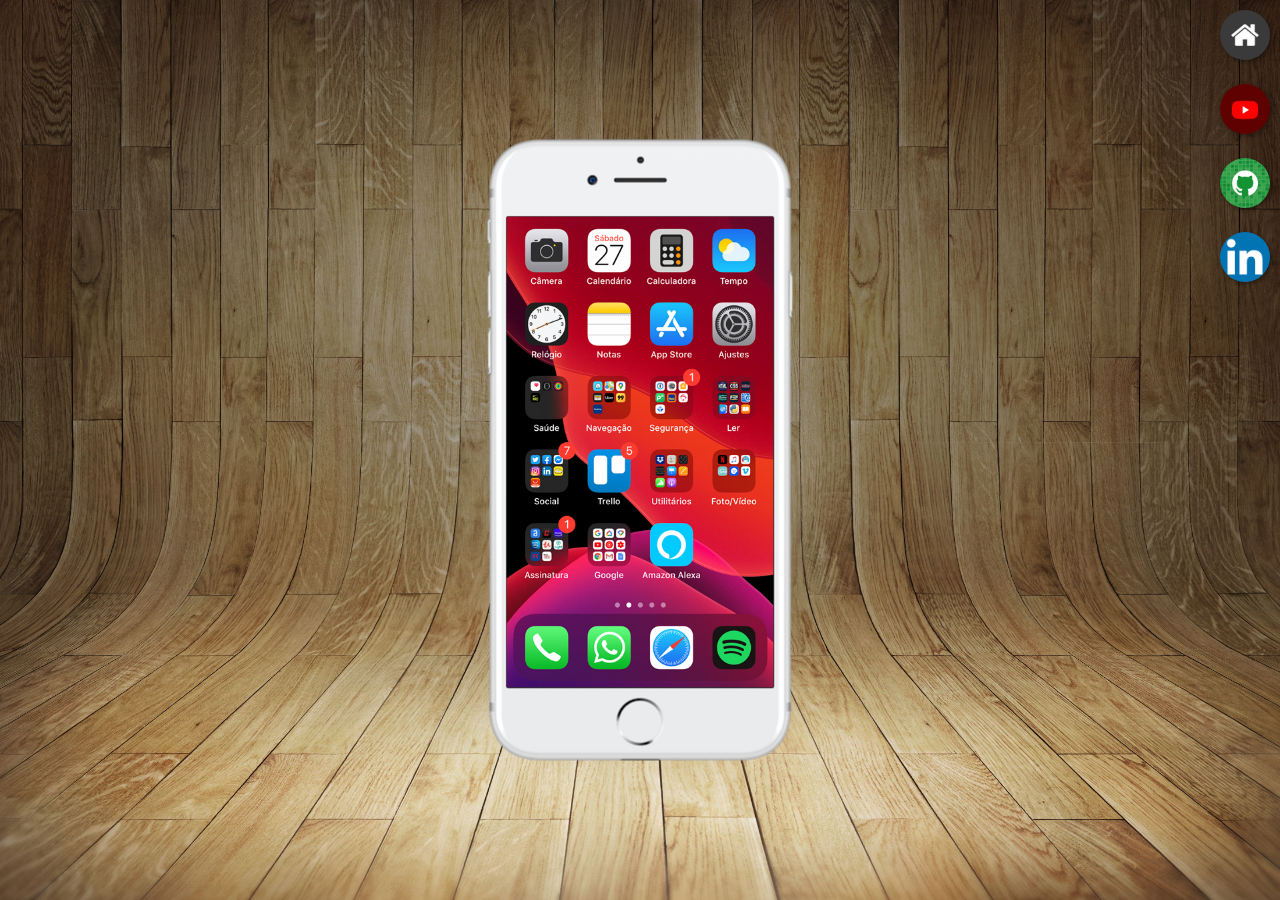
<file: index.html>
<!DOCTYPE html>
<html lang="pt-br">
<head>
    <meta charset="UTF-8">
    <meta http-equiv="X-UA-Compatible" content="IE=edge">
    <meta name="viewport" content="width=device-width, initial-scale=1.0">
    <link rel="shortcut icon" href="favicon.ico" type="image/x-icon">
    <link rel="stylesheet" href="estilo/style.css">
    <title>Projeto Redes Sociais</title>
</head>
<body>
    <main>
        <section id="telefone">
            <iframe src="home.html" name="tela" id="tela" frameborder="0"> Seu navegador não é compatível.</iframe>
        </section>
        <section id="redes-sociais">
            <a href="home.html"target='tela'><img src="imagens/logo-home.jpg" alt="Home"></a><br>
            <a href="youtube.html"target='tela'><img src="imagens/logo-youtube.jpg" alt="Youtube"></a><br>
            <a href="github.html"target='tela'><img src="imagens/logo-github.jpg" alt="Github"></a><br>
            <a href="linkedin.html"target='tela'><img src="imagens/logo-linkedin.jpg" alt="Linkedin"></a>
        </section>
    </main>
    
</body>
</html>
</file>
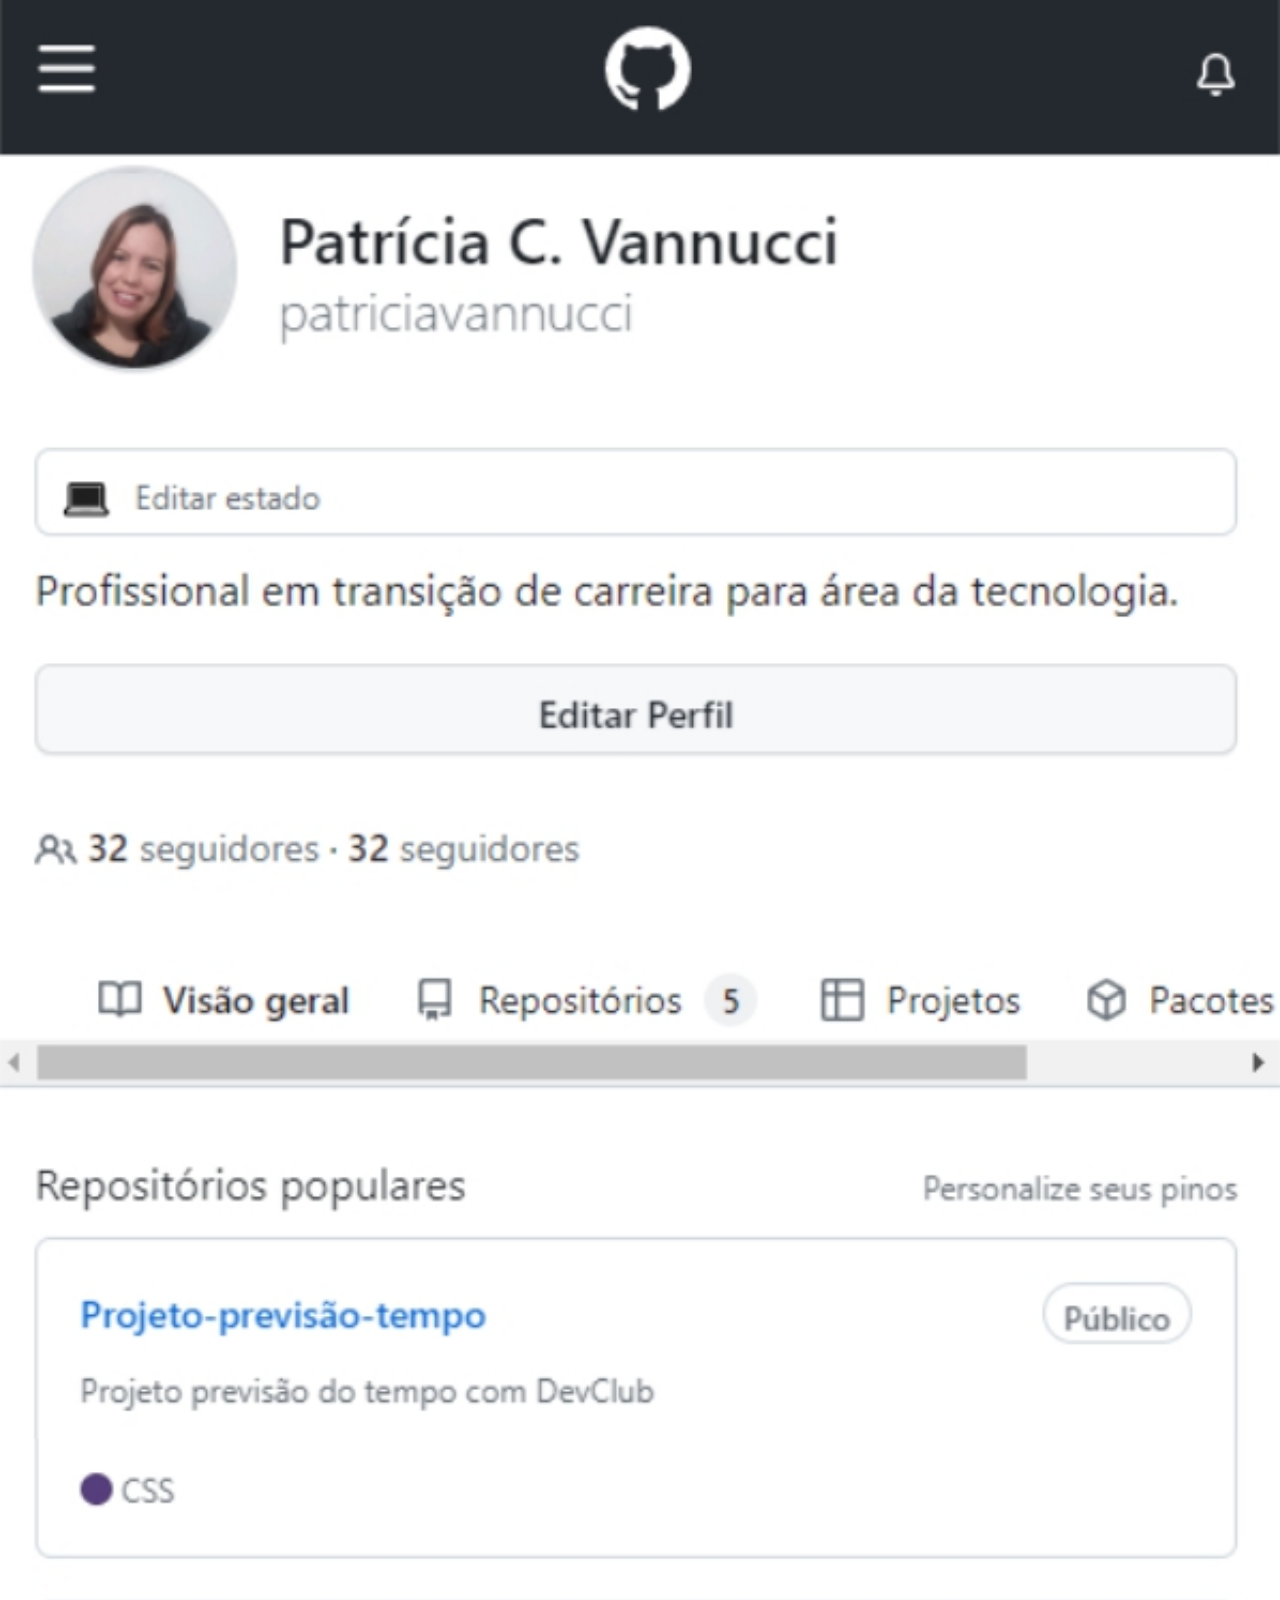
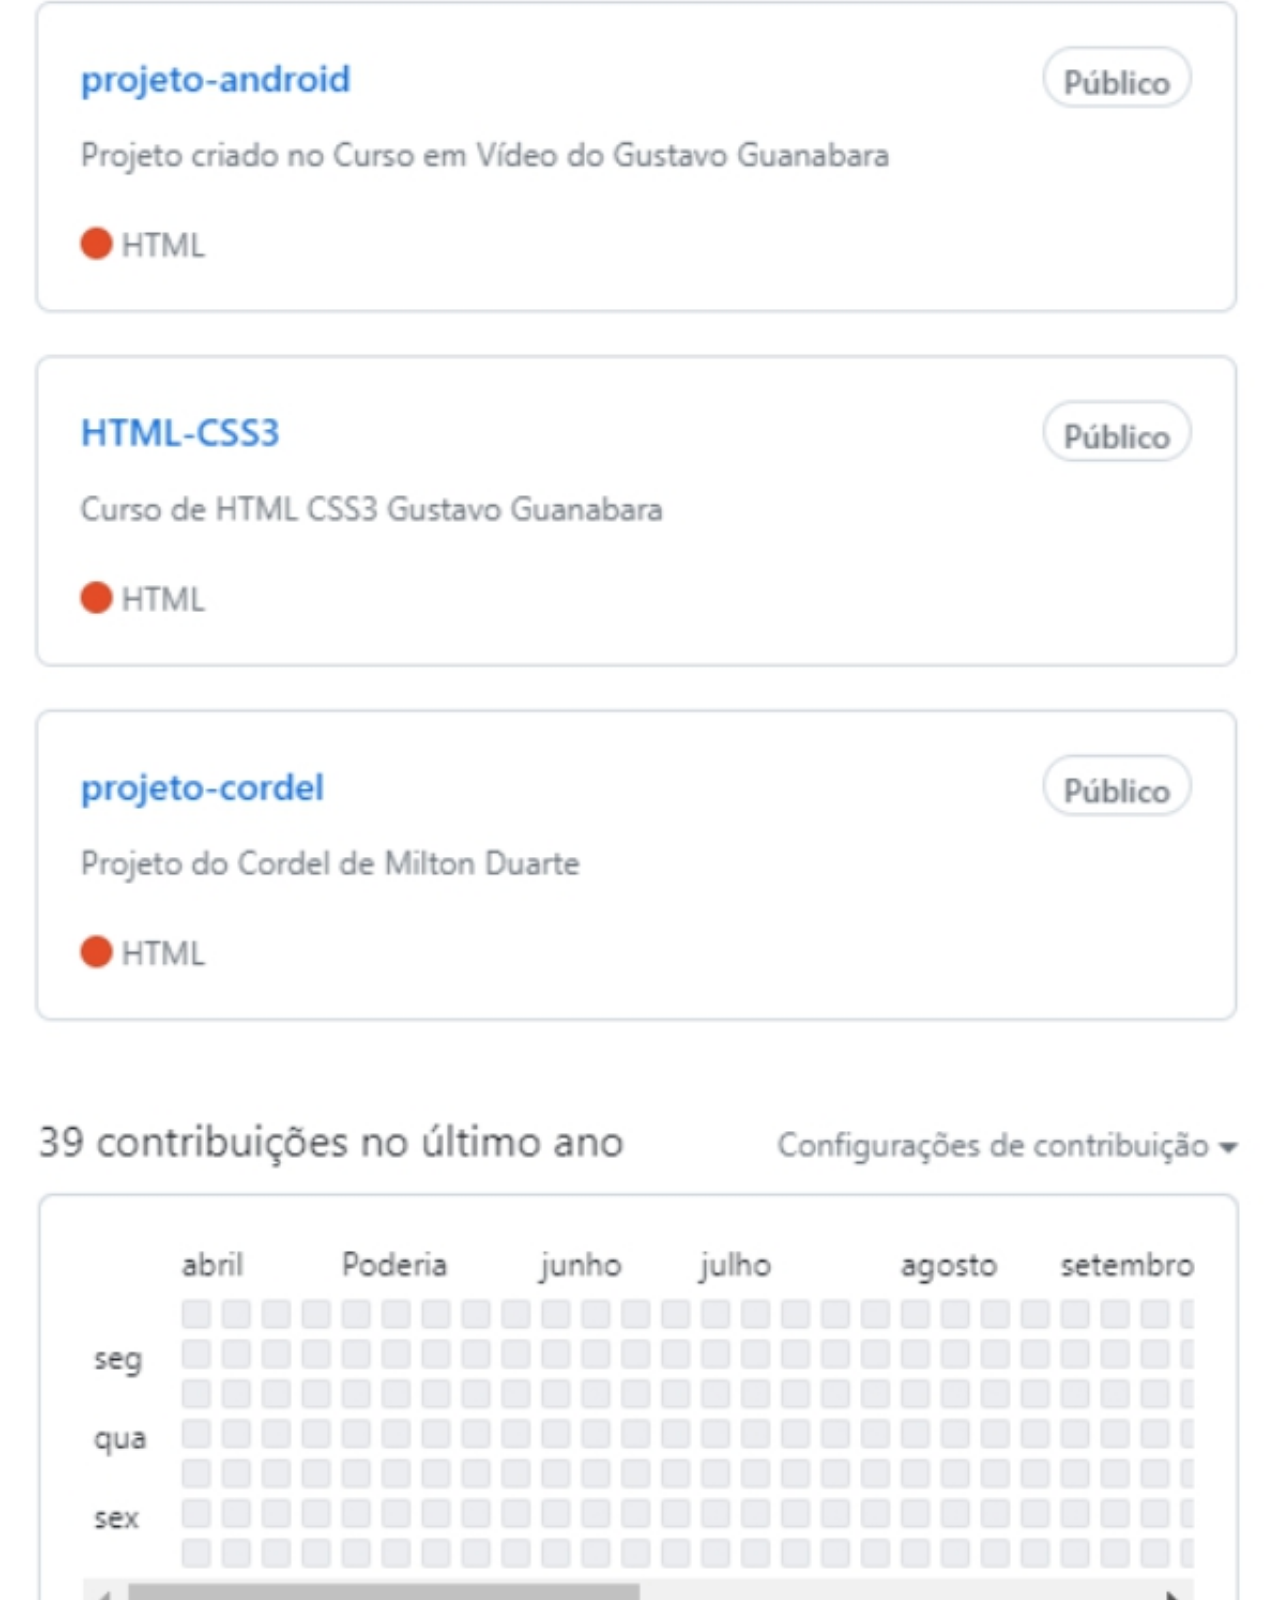
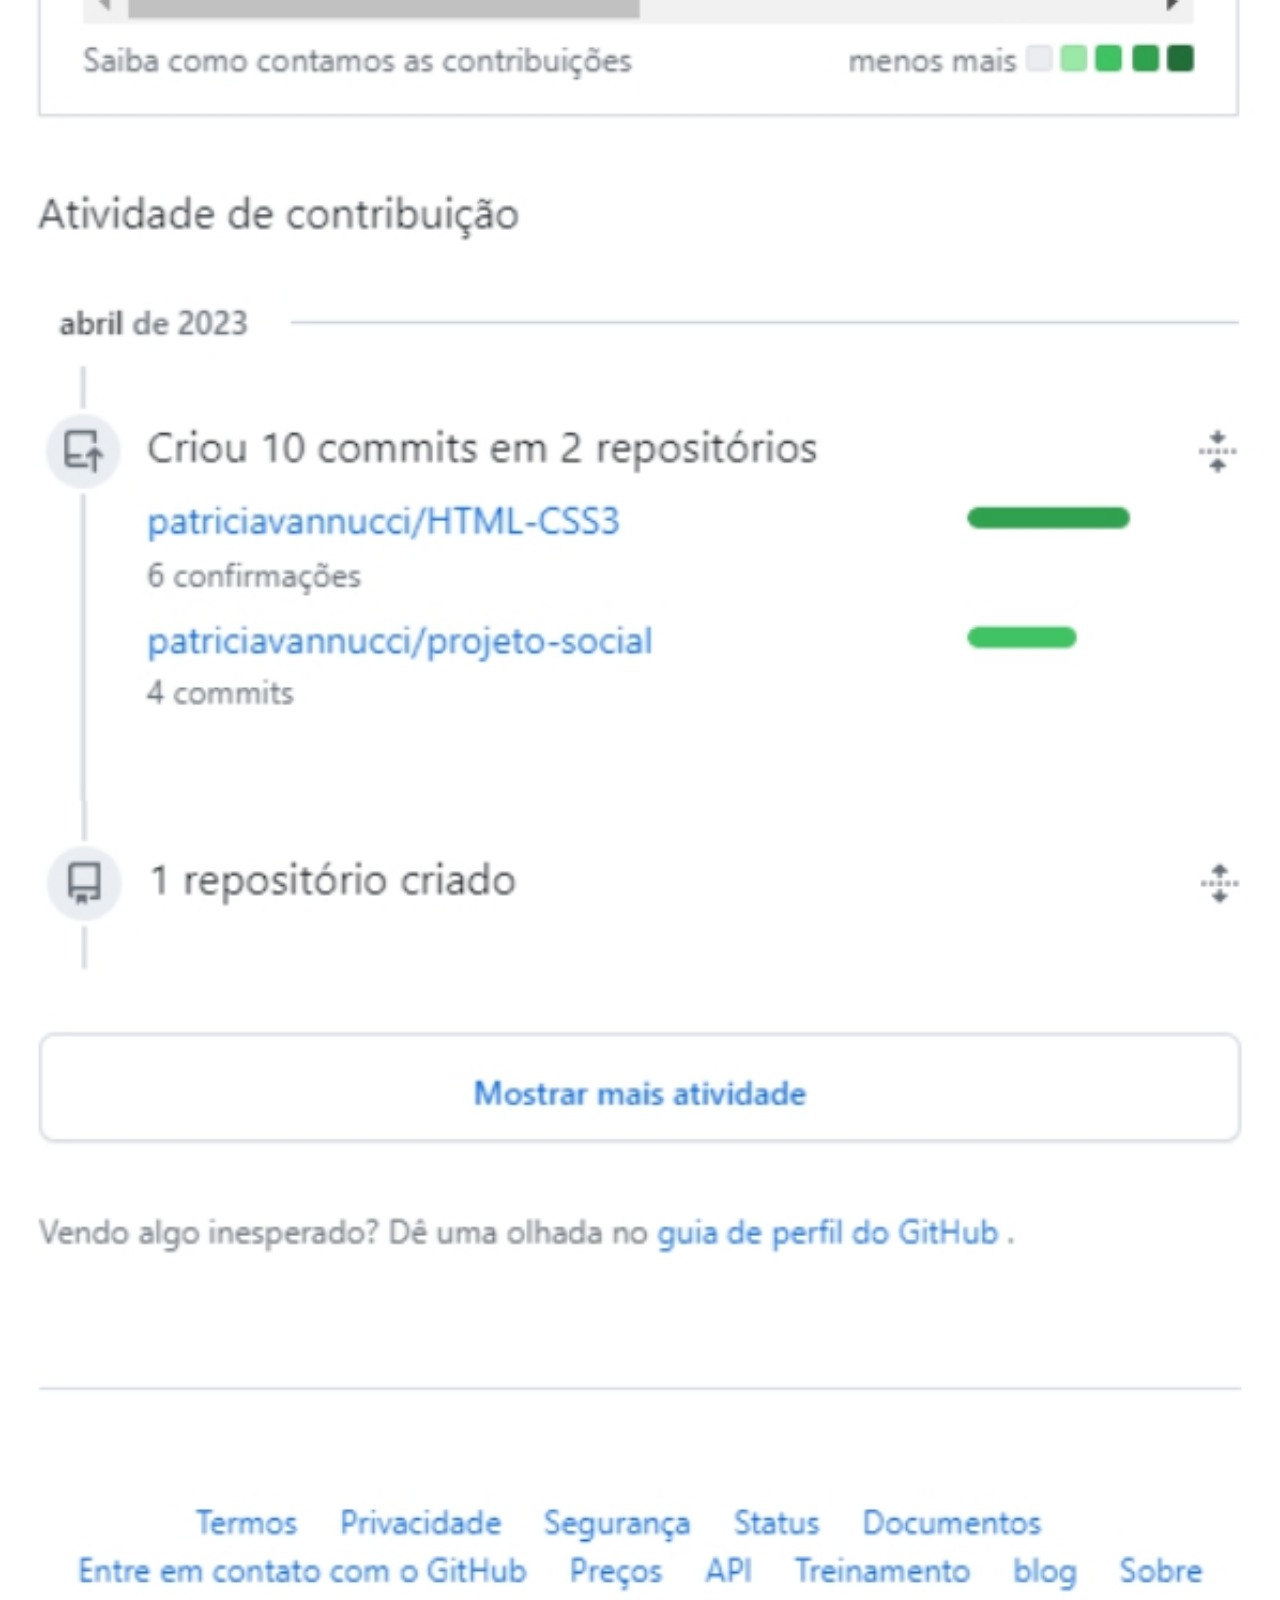
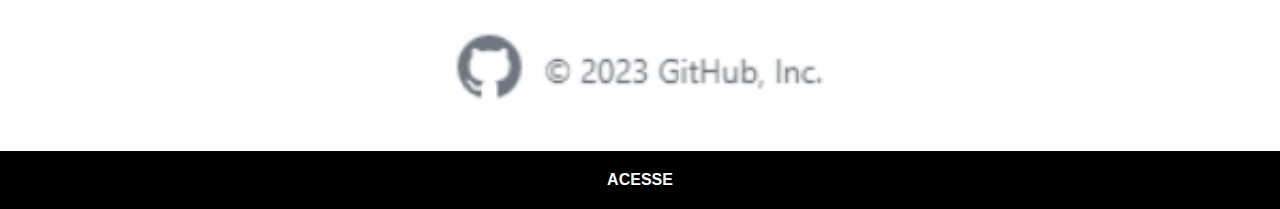
<file: github.html>
<!DOCTYPE html>
<html lang="pt-br">
<head>
    <meta charset="UTF-8">
    <meta http-equiv="X-UA-Compatible" content="IE=edge">
    <meta name="viewport" content="width=device-width, initial-scale=1.0">
    <title>Github</title>
    <link rel="stylesheet" href="estilo/social.css">
</head>
<body>
    <img src="imagens/tela-github.jpg" alt="Github">
    <a href="https://github.com/patriciavannucci" target="_blank">ACESSE</a>
    
</body>
</html>
</file>
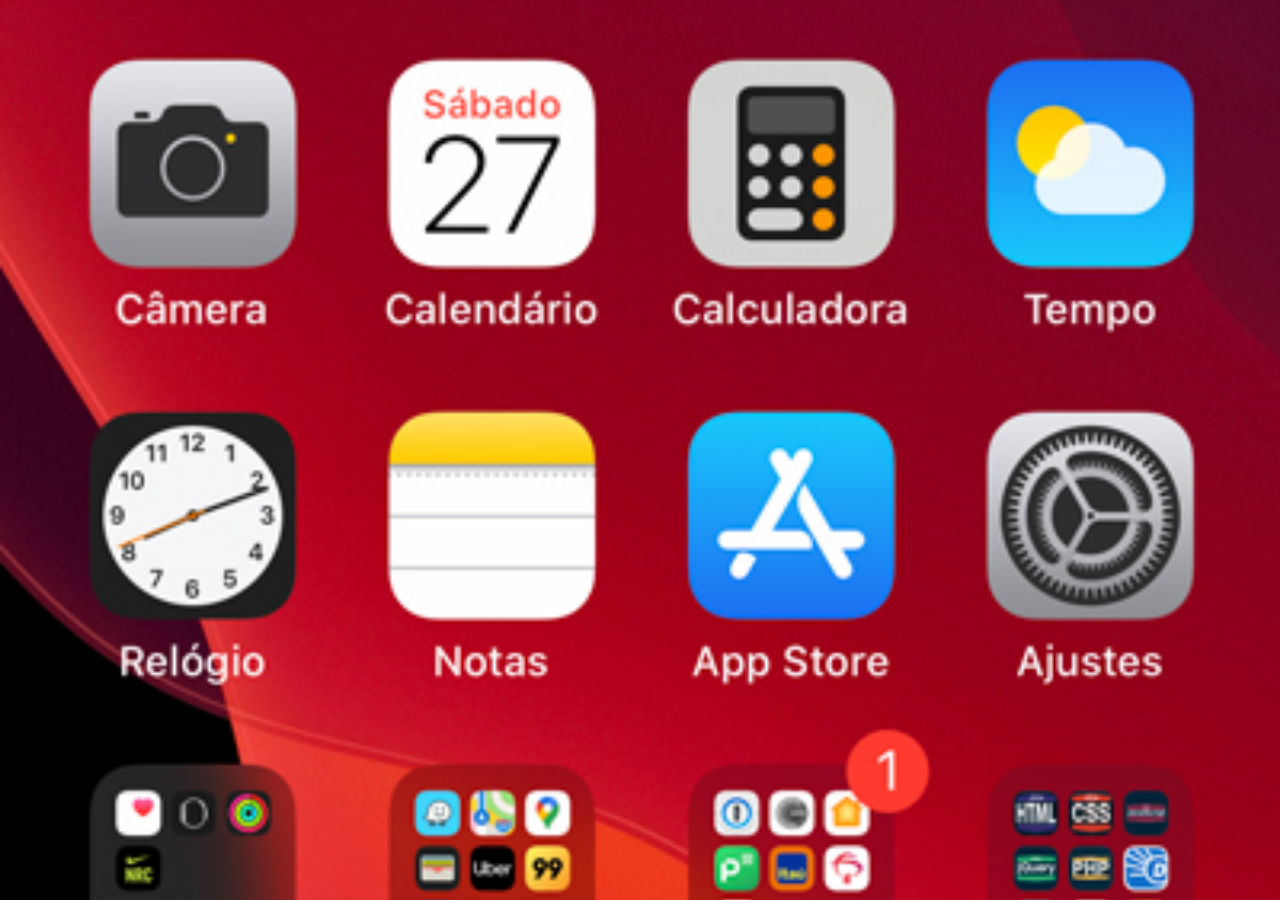
<file: home.html>
<!DOCTYPE html>
<html lang="pt-br">
<head>
    <meta charset="UTF-8">
    <meta http-equiv="X-UA-Compatible" content="IE=edge">
    <meta name="viewport" content="width=device-width, initial-scale=1.0">
    <title>Home</title>
</head>
<style>
    * {
        margin: 0px;
        padding:0px;
    }

    body {
        width: 100vw;
        height: 100vh;
        background: black url('imagens/tela-home.jpg')no-repeat top center;
        background-size: cover;
    }
</style>
<body>
    
</body>
</html>
</file>
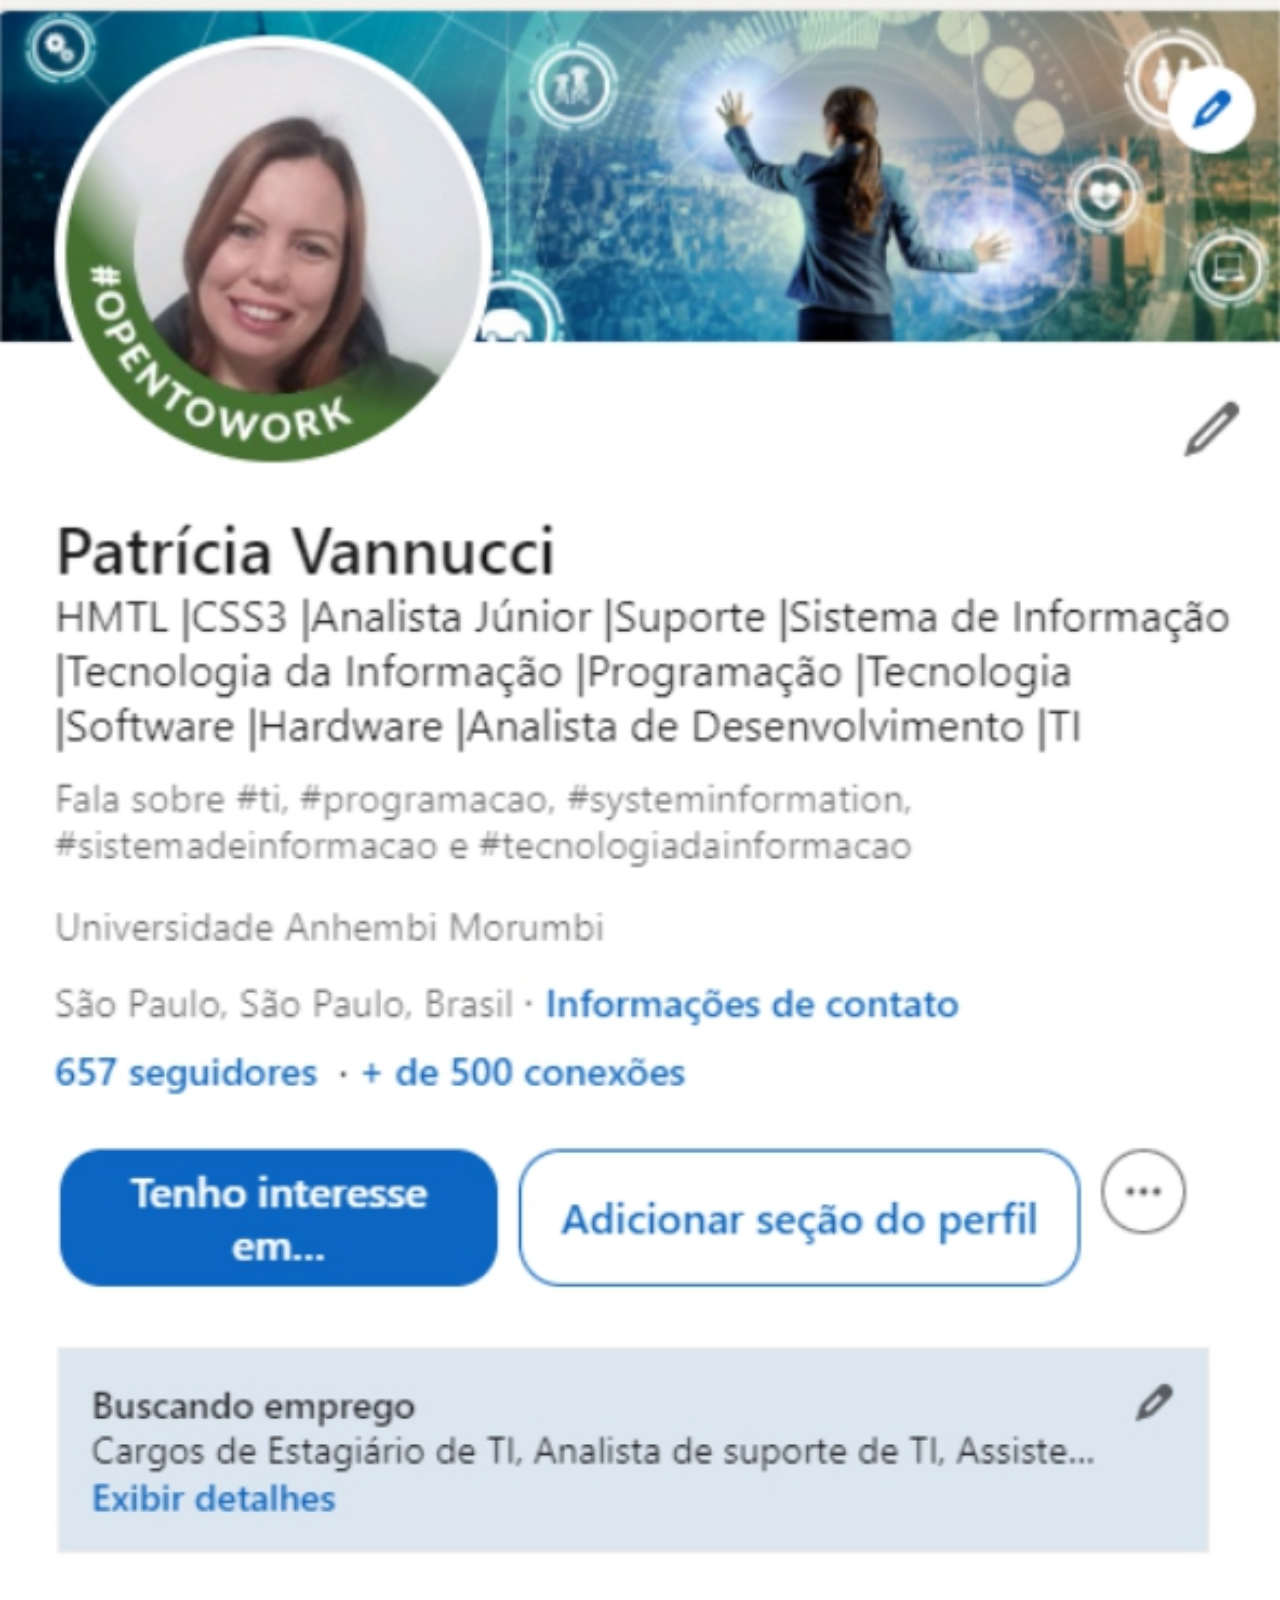
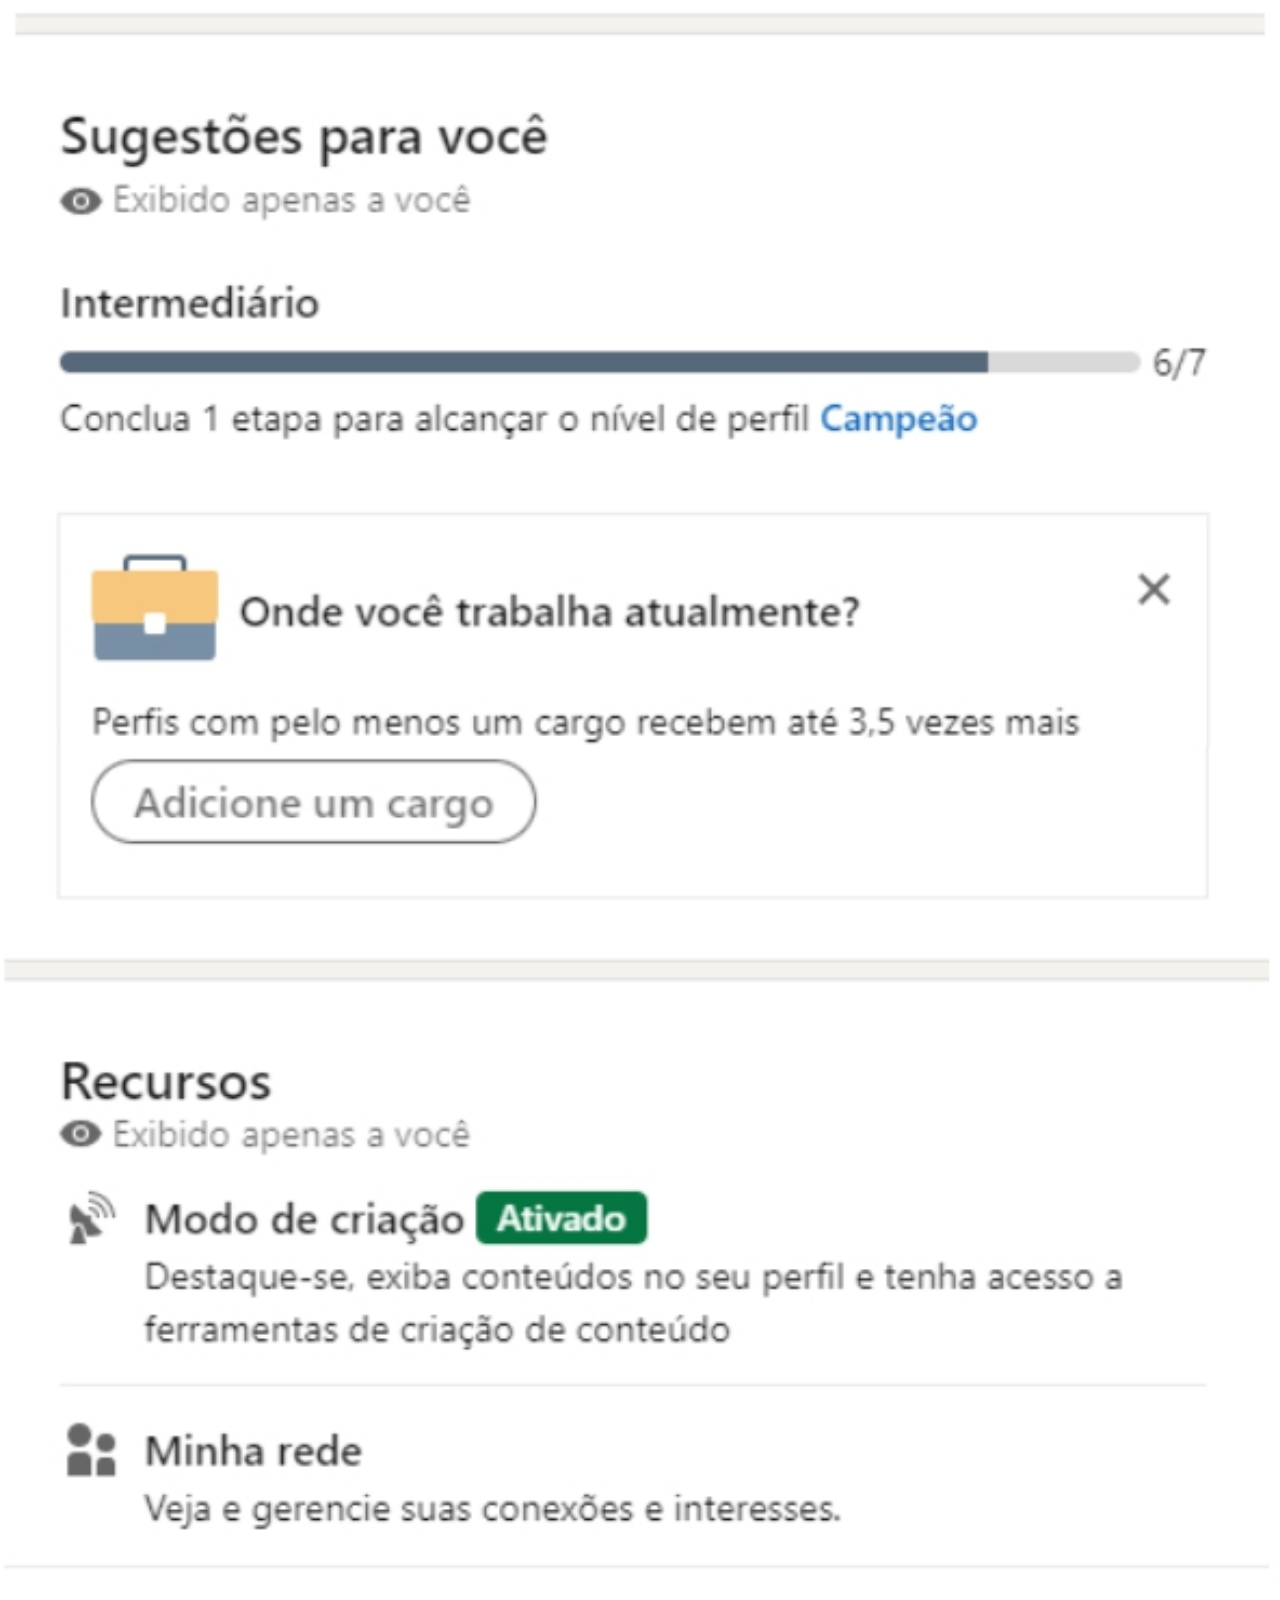
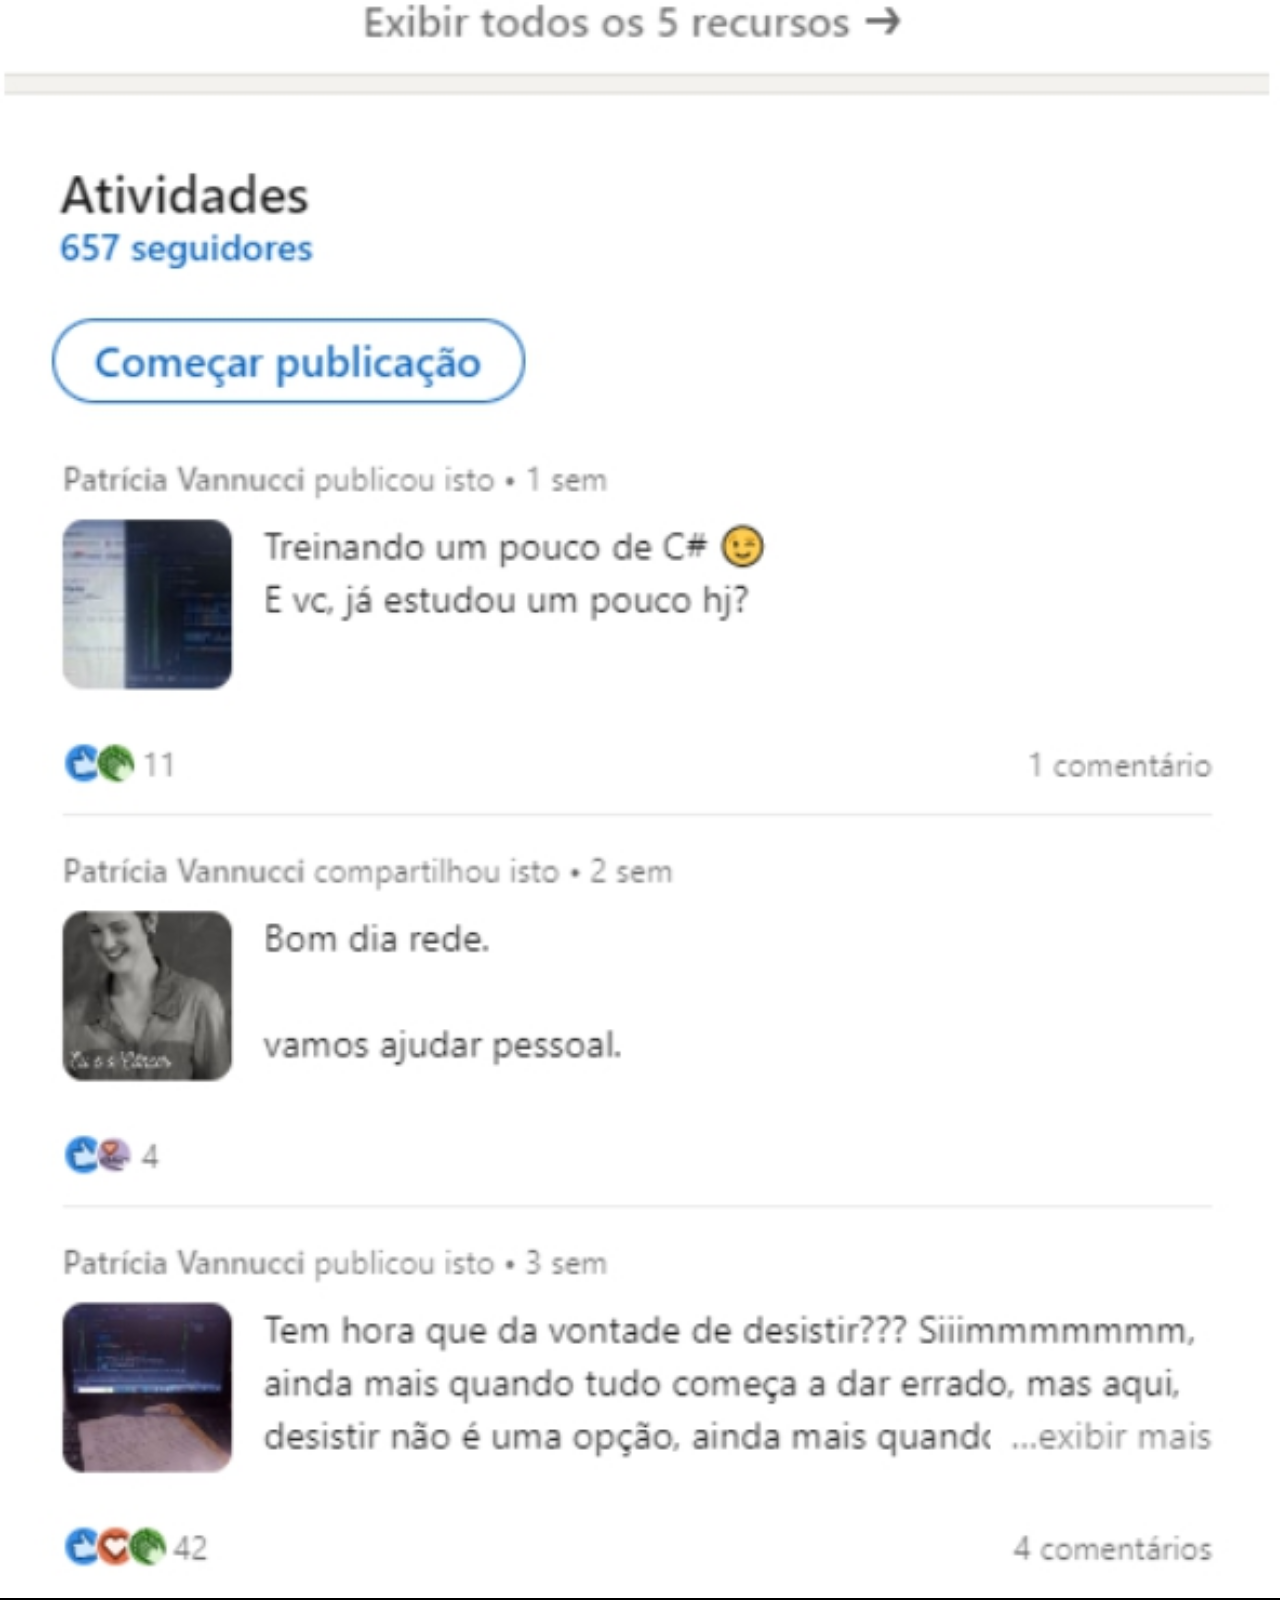
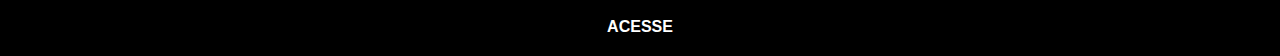
<file: linkedin.html>
<!DOCTYPE html>
<html lang="pt-br">
<head>
    <meta charset="UTF-8">
    <meta http-equiv="X-UA-Compatible" content="IE=edge">
    <meta name="viewport" content="width=device-width, initial-scale=1.0">
    <title>Linkedin</title>
    <link rel="stylesheet" href="estilo/social.css">
</head>
<body>
    <img src="imagens/tela-linkedin.jpg" alt="Linkedin">
    <a href="https://www.linkedin.com/in/patr%C3%ADcia-vannucci/" target="_blank">ACESSE</a>
    
</body>
</html>
</file>
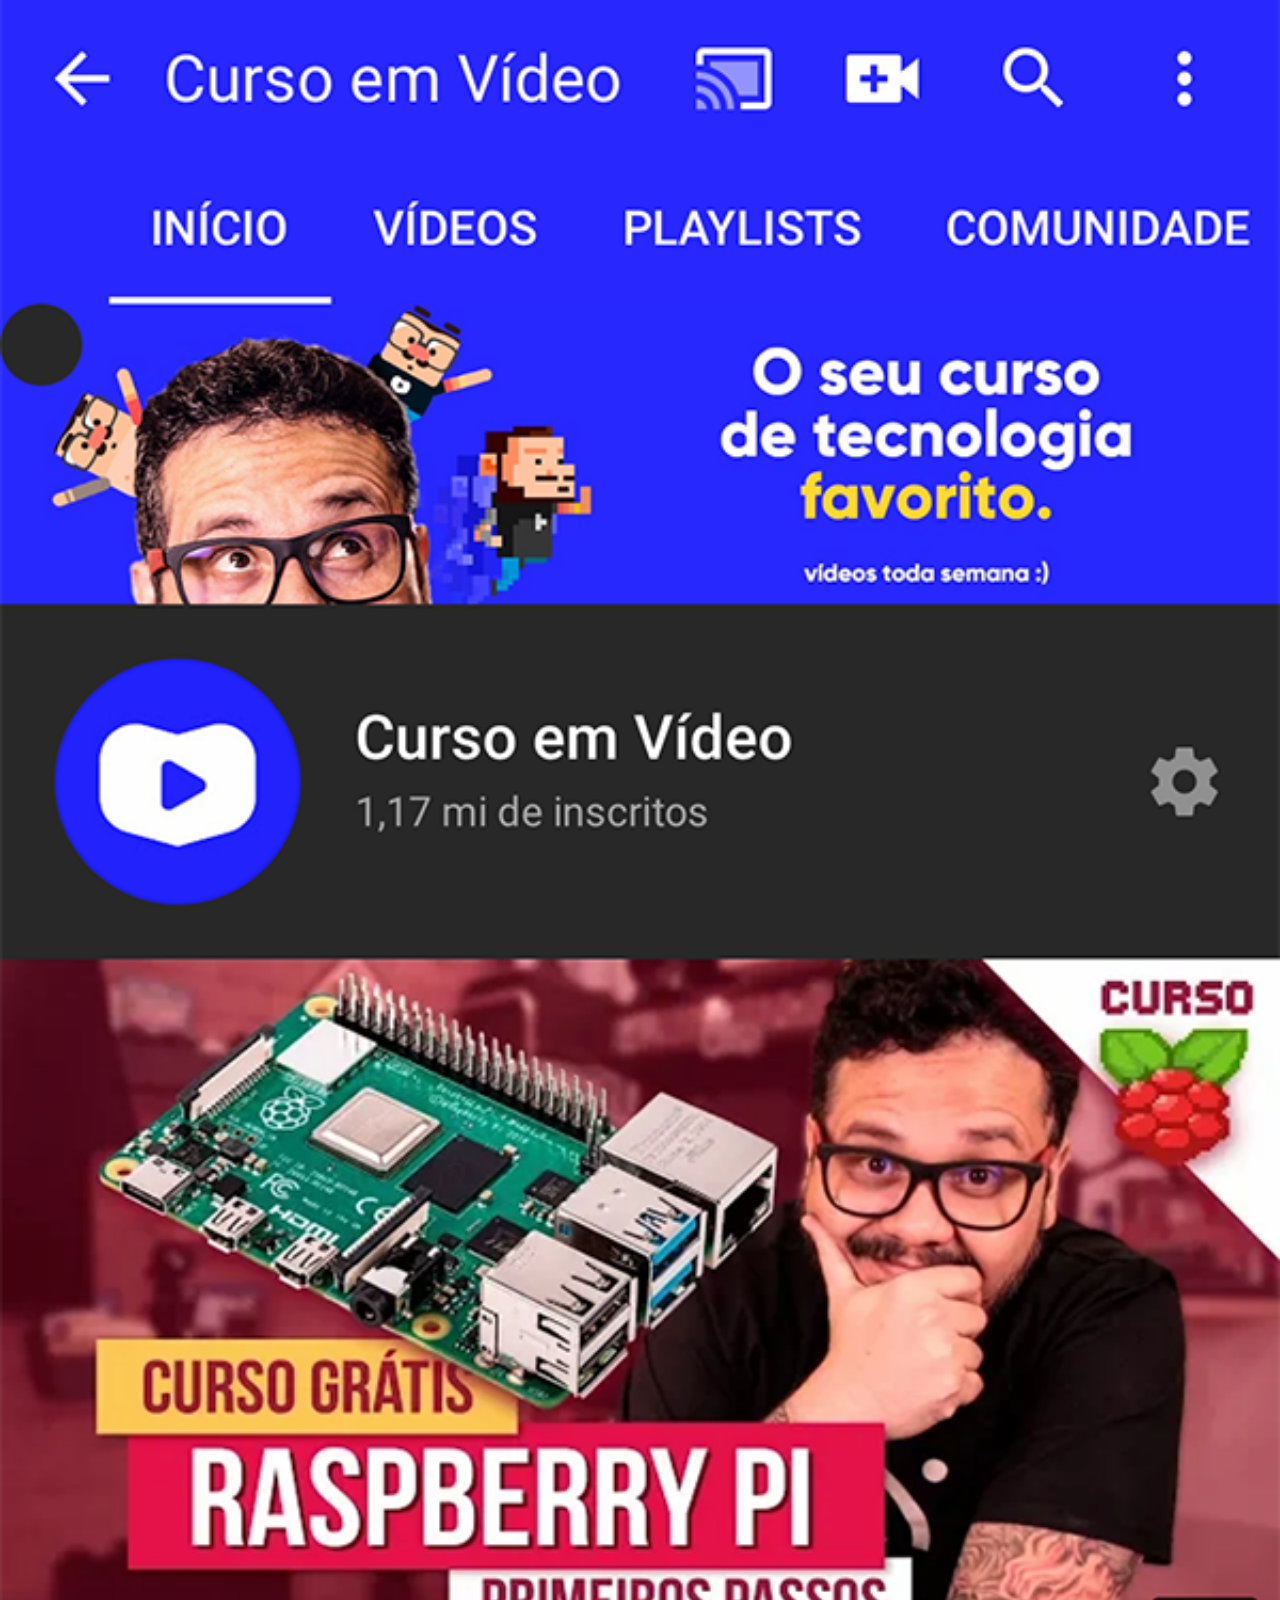
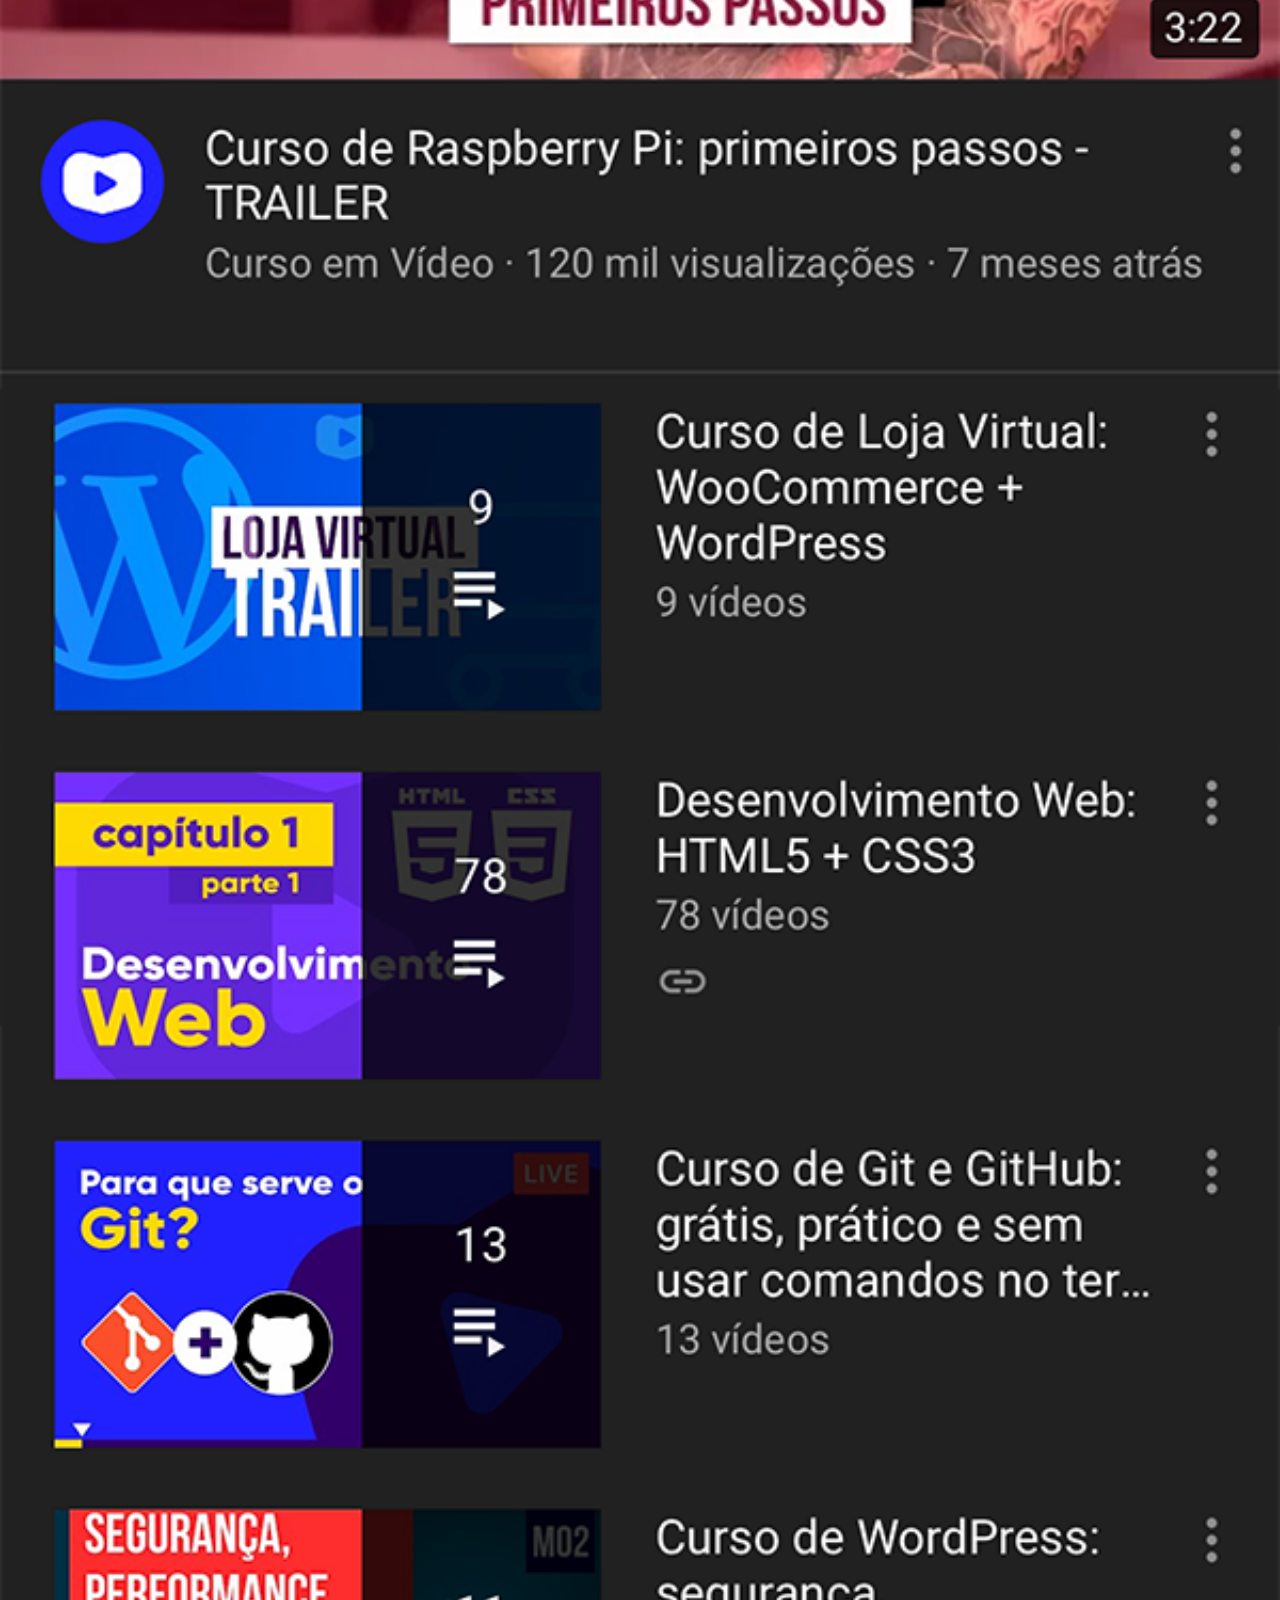
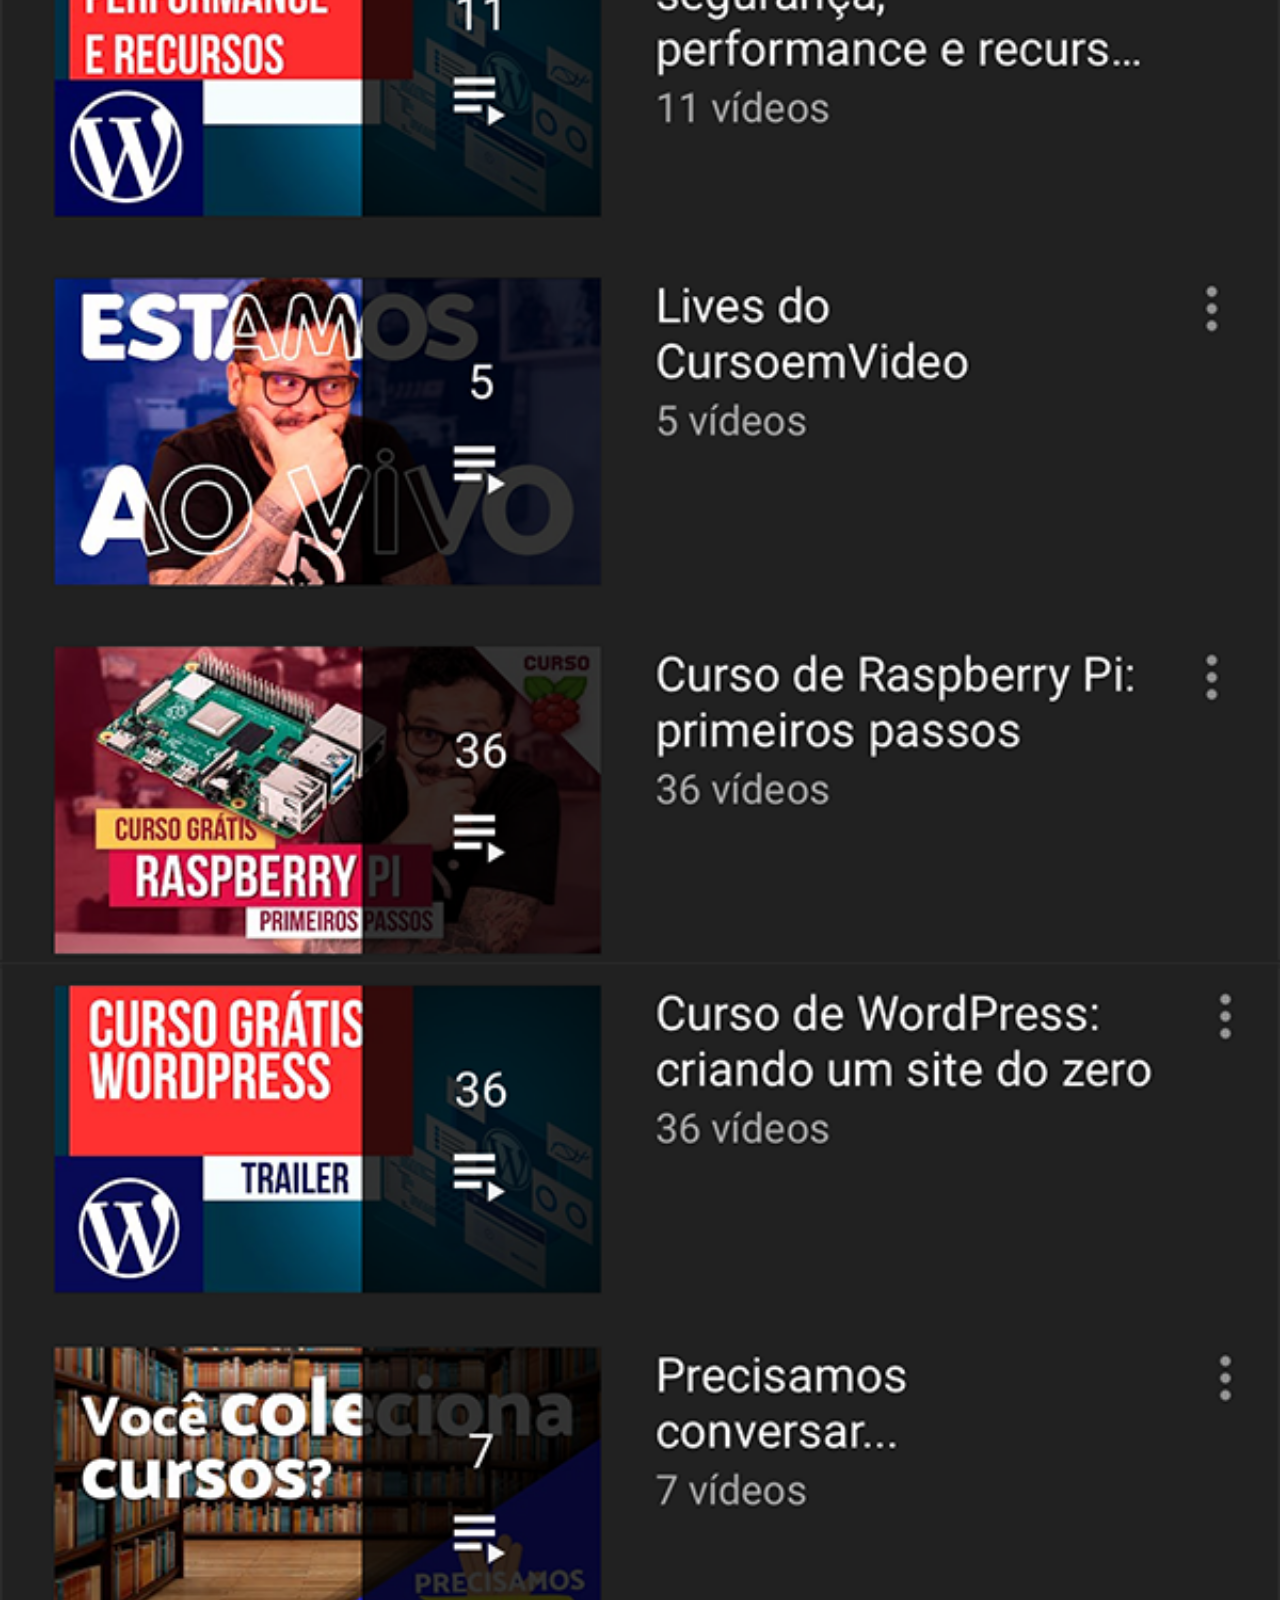
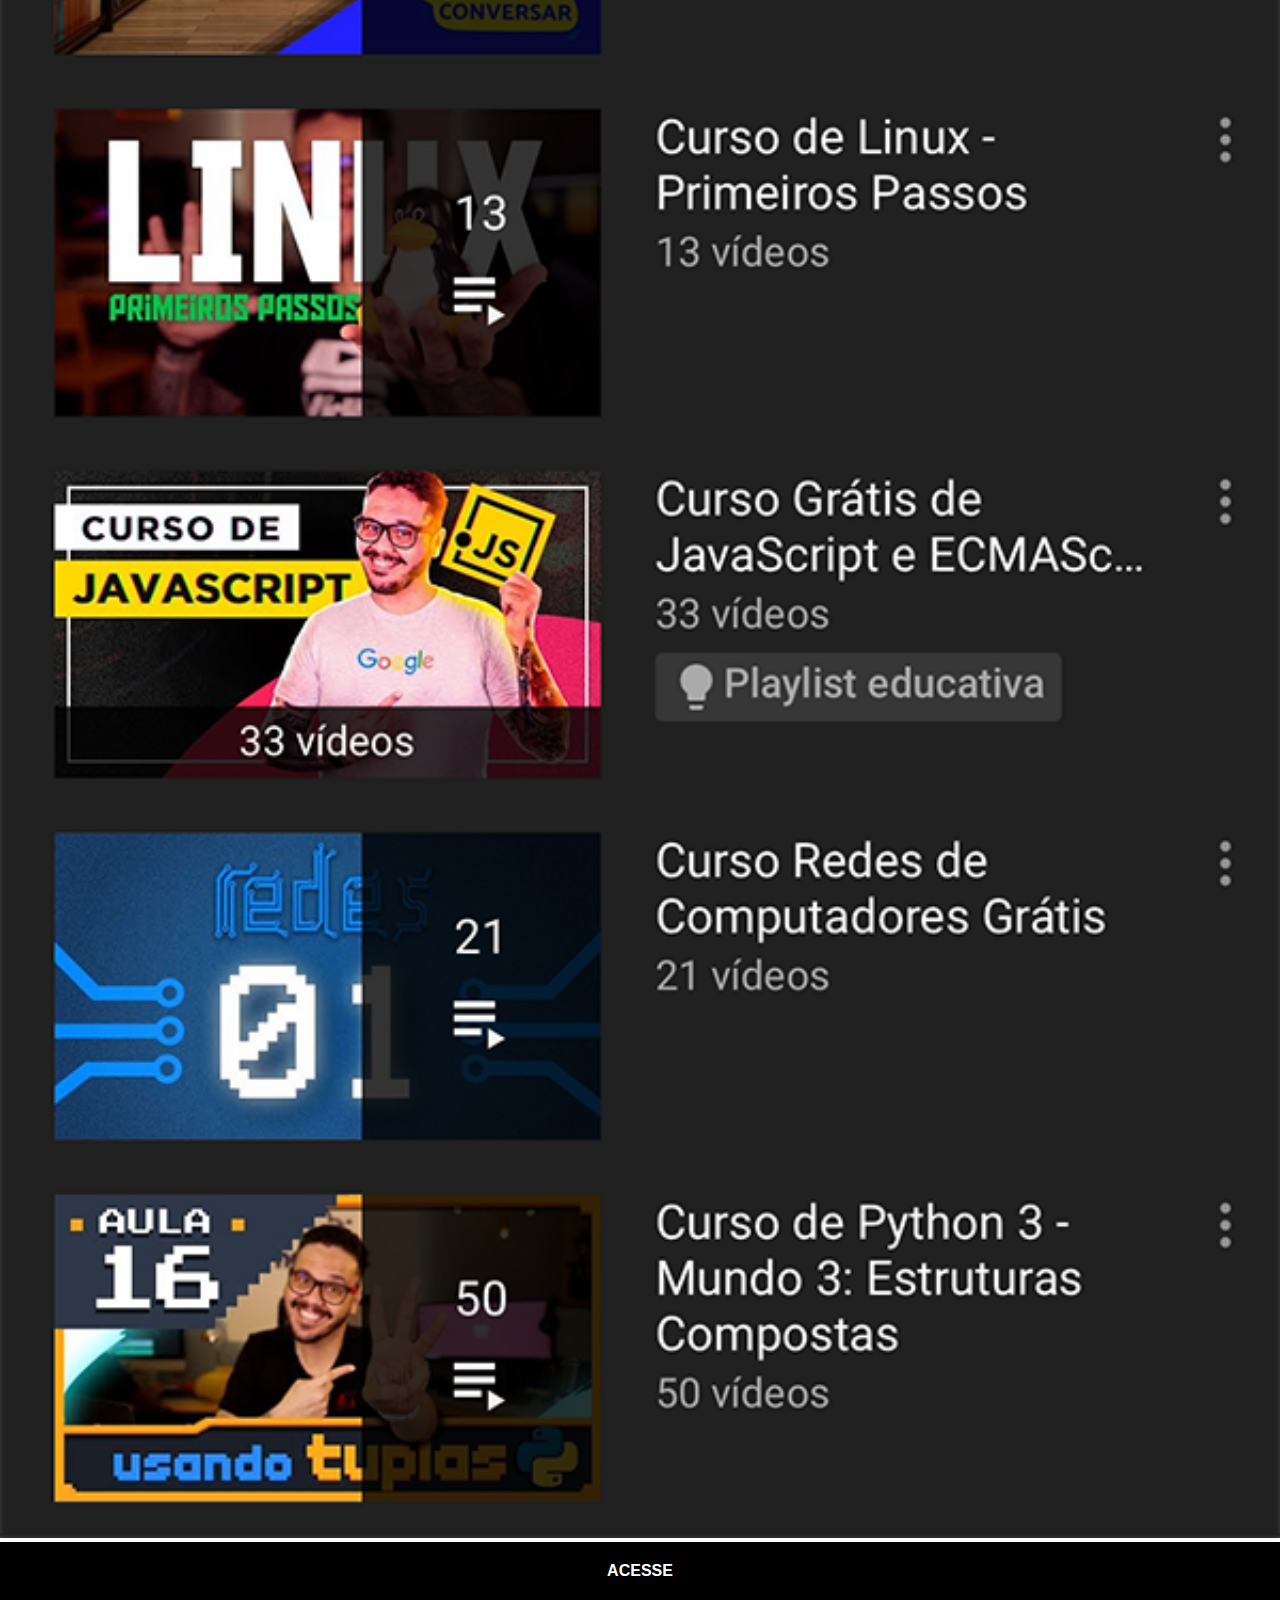
<file: youtube.html>
<!DOCTYPE html>
<html lang="pt-br">
<head>
    <meta charset="UTF-8">
    <meta http-equiv="X-UA-Compatible" content="IE=edge">
    <meta name="viewport" content="width=device-width, initial-scale=1.0">
    <title>Youtube</title>
    <link rel="stylesheet" href="estilo/social.css">
</head>
<body>
    <img src="imagens/tela-youtube.png" alt="Youtube">
    <a href="https://www.youtube.com/@CursoemVideo/playlists" target="_blank">ACESSE</a>
    
</body>
</html>
</file>
<file: estilo/style.css>
@charset "UTF-8";

* {
    margin: 0px;
    padding: 0px;
    font-family: Arial, Helvetica, sans-serif;
}

html, body {
    height: 100vh;
    width: 100vw;
    background-color: black;
}

body{
    background: url('../imagens/fundo-madeira.jpg')no-repeat top center;
    background-size: cover;background-attachment: fixed;
}
main {
    position: relative;
    height: 100vh;
    
}

section#telefone {
    position: absolute;
    top: 50%;
    left: 50%;
    transform: translate(-50%, -50%);
    height: 627px;
    width: 311px;
    background: url('../imagens/frame-iphone.png')no-repeat;

}

iframe#tela {
    position:relative;
    top: 80px;
    left: 22px;
    width: 267px;
    height: 471px;
}

section#redes-sociais {
    text-align: right;
}

section#redes-sociais img {
    width: 50px;
    margin: 10px;
    border-radius: 55%;
    box-shadow: 2px 2px 5px rgba(0, 0, 0, 0.404);
    box-sizing: border-box;
}

section#redes-sociais img:hover {
    border: 2px solid rgba(255, 255, 255, 0.596);
    transform: translate(-3px, -3px);
    box-shadow: 5px 5px 10px rgba(0, 0, 0, 0.603);
    transition: transform .3s, border 1s; 
    
}
</file>
<file: estilo/social.css>
@charset "UTF-8";


* {
    margin: 0px;
    padding: 0px;
    font-family: Arial, Helvetica, sans-serif;
}

::-webkit-scrollbar {
    width: 0px;
    height: 0px;
}

img {
    width: 100vw;
}

a {
    display: block;
    background-color: black;
    color: white;
    padding: 20px;
    text-align: center;
    font-weight: bolder;
    text-decoration: none;
}

a:hover {
    background-color: gray;
}
</file>
